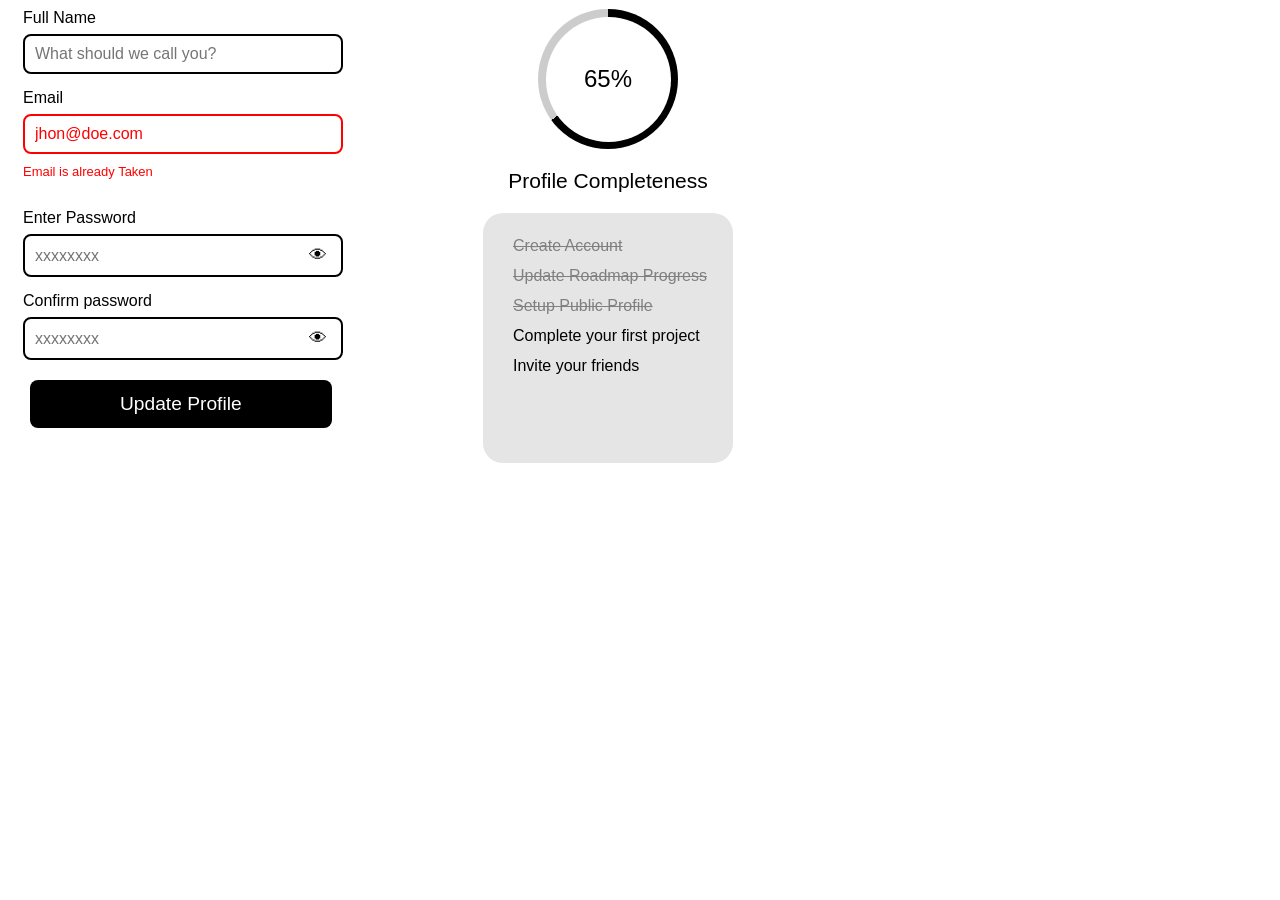
<file: Accessible Form UI/index.html>
<!DOCTYPE html>
<html lang="en">
<head>
    <meta charset="UTF-8">
    <meta name="viewport" content="width=device-width, initial-scale=1.0">
    <title>Accessible form UI</title>
    <link rel="stylesheet" href="style.css">
  
</head>
<body>
    <div class="container">
        <div class="left-side">
            <label for="name">Full Name</label>
            <div class="name-box">
                <input type="text" id="name" placeholder="What should we call you?"> 
            </div>

            <label for="email">Email</label>
            <div class="email-box">
                <input type="email" id="email" placeholder="jhon@doe.com">
            </div>
            <p>Email is already Taken</p> 

            <label for="password">Enter Password</label>
            <div class="password-box">
                <input type="password" id="password" placeholder="xxxxxxxx" >
                <button type="button"  onclick="togglePassword('password')">👁</button>
            </div>

            <label for="password">Confirm password</label>
            <div class="confirm-box">
                <input type="password" id="confirm-password" placeholder="xxxxxxxx">
                <button type="button"  onclick="togglePassword('confirm-password')">👁</button>
            </div>

            <div class="update">
                <button>Update Profile</button>
            </div>
        </div>


        <!------- Right side of the page ------->
 
        <div class="right-side">
            <div class="ring">
                <div class="inner">65%</div>
            </div>

            <div class="profile">Profile Completeness</div>

            <div class="card">
                <ul>
                    <li style="text-decoration: line-through; color:grey">Create Account</li>
                    <li style="text-decoration: line-through; color:grey">Update Roadmap Progress</li>
                    <li style="text-decoration: line-through; color:grey">Setup Public Profile</li>
                    <li >Complete your first project</li>
                    <li>Invite your friends</li>
                </ul>
            </div>
        </div>  
    </div>

    <script src="script.js"></script>
</body>
</html>
</file>
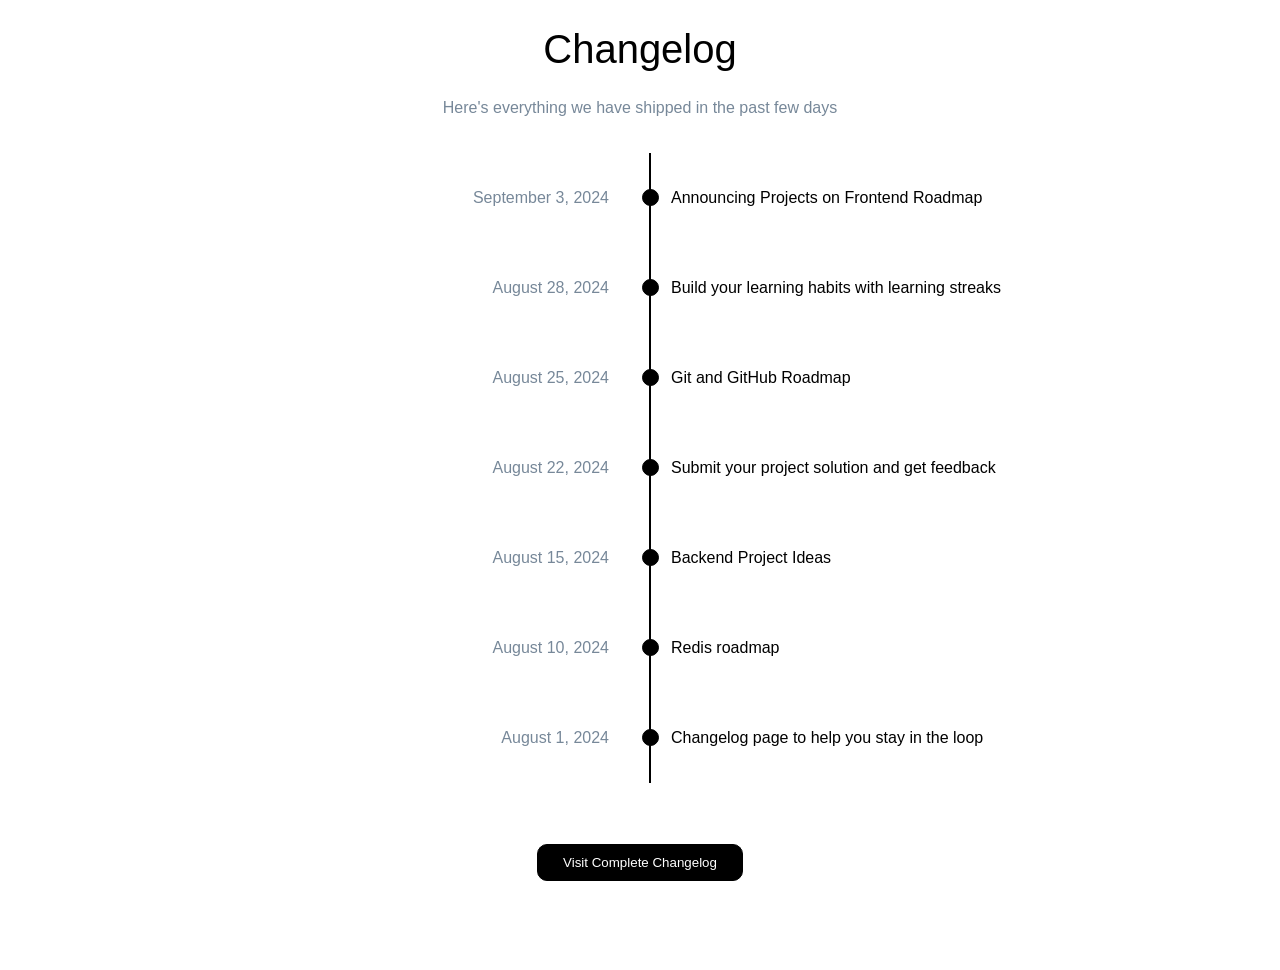
<file: Changelog component project/index.html>
<!DOCTYPE html>
<html lang="en">
<head>
    <meta charset="UTF-8">
    <meta name="viewport" content="width=device-width, initial-scale=1.0">
    <title>Changelog Component</title>
    <link rel="stylesheet" href="style.css">
</head>
<body>
    <header>
        <h1>Changelog</h1>
        <p class="header-p">Here's everything we have shipped in the past few days</p>
    </header>
        <main>
            <div class="item-container">
                <div class="date">
                    <p>September 3, 2024</p>    
                </div>
                <div class="bullet-container">
                    <div class="bullet"></div>
                    <div class="bullet-line"></div>
                </div>
                <div class="change">
                    <p>Announcing Projects on Frontend Roadmap</p>
                </div>
            </div>

            <div class="item-container">
                <div class="date">
                    <p>August 28, 2024</p>    
                </div>
                <div class="bullet-container">
                    <div class="bullet"></div>
                    <div class="bullet-line"></div>
                </div>
                <div class="change">
                    <p>Build your learning habits with learning streaks</p>
                </div>
            </div>

            <div class="item-container">
                <div class="date">
                    <p>August 25, 2024</p>    
                </div>
                <div class="bullet-container">
                    <div class="bullet"></div>
                    <div class="bullet-line"></div>
                </div>
                <div class="change">
                    <p>Git and GitHub Roadmap</p>
                </div>
            </div>

            <div class="item-container">
                <div class="date">
                    <p>August 22, 2024</p>    
                </div>
                <div class="bullet-container">
                    <div class="bullet"></div>
                    <div class="bullet-line"></div>
                </div>
                <div class="change">
                    <p>Submit your project solution and get feedback</p>
                </div>
            </div>

            <div class="item-container">
                <div class="date">
                    <p>August 15, 2024</p>    
                </div>
                <div class="bullet-container">
                    <div class="bullet"></div>
                    <div class="bullet-line"></div>
                </div>
                <div class="change">
                    <p>Backend Project Ideas</p>
                </div>
            </div>

            <div class="item-container">
                <div class="date">
                    <p>August 10, 2024</p>    
                </div>
                <div class="bullet-container">
                    <div class="bullet"></div>
                    <div class="bullet-line"></div>
                </div>
                <div class="change">
                    <p>Redis roadmap</p>
                </div>
            </div>

            <div class="item-container">
                <div class="date">
                    <p>August 1, 2024</p>    
                </div>
                <div class="bullet-container">
                    <div class="bullet"></div>
                    <div class="bullet-line"></div>
                </div>
                <div class="change">
                    <p>Changelog page to help you stay in the loop</p>
                </div>
            </div>

            <div class="button-container">
                <button class="visit-button">Visit Complete Changelog</button>
            </div>

        </main>
    
</body>
</html>
</file>
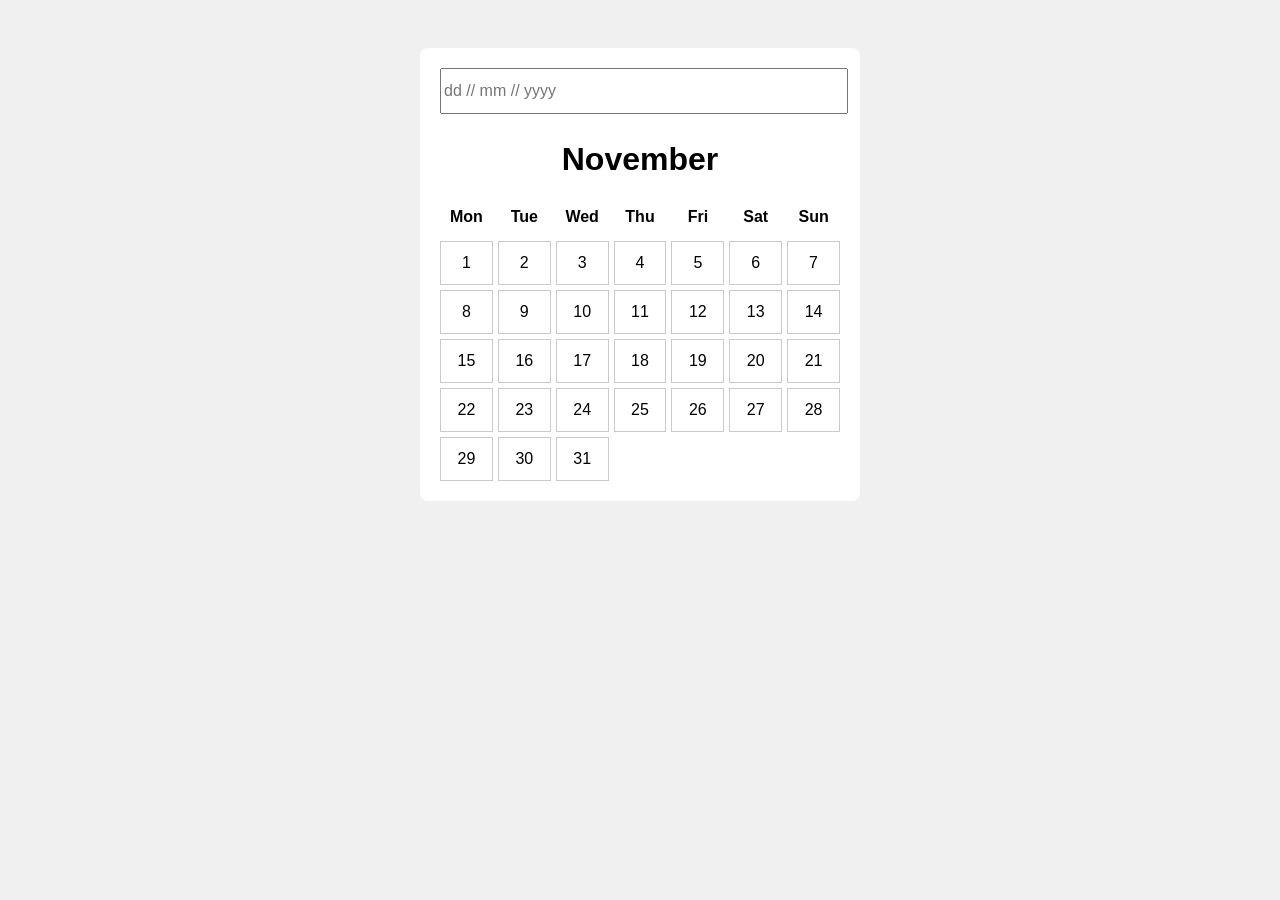
<file: Date Picker UI/index.html>
<!DOCTYPE html>
<html lang="en">
<head>
    <meta charset="UTF-8">
    <meta name="viewport" content="width=device-width, initial-scale=1.0">
    <title>Clone of Date Picker UI November</title>
    <link rel="stylesheet" href="style.css">
</head>
<body>
    <div class="calendar">
        <input type="text" placeholder="dd // mm // yyyy">
        <h2>November</h2>

        <div class="grid">
            <!-- Day names -->
            <div class="day-names">Mon</div>
            <div class="day-names">Tue</div>
            <div class="day-names">Wed</div>
            <div class="day-names">Thu</div>
            <div class="day-names">Fri</div>
            <div class="day-names">Sat</div>
            <div class="day-names">Sun</div>

            <!-- Dates -->
            <div class="date">1</div>
            <div class="date">2</div>
            <div class="date">3</div>
            <div class="date">4</div>
            <div class="date">5</div>
            <div class="date">6</div>
            <div class="date">7</div>
            <div class="date">8</div>
            <div class="date">9</div>
            <div class="date">10</div>
            <div class="date">11</div>
            <div class="date">12</div>
            <div class="date">13</div>
            <div class="date">14</div>
            <div class="date">15</div>
            <div class="date">16</div>
            <div class="date">17</div>
            <div class="date">18</div>
            <div class="date">19</div>
            <div class="date">20</div>
            <div class="date">21</div>
            <div class="date">22</div>
            <div class="date">23</div>
            <div class="date">24</div>
            <div class="date">25</div>
            <div class="date">26</div>
            <div class="date">27</div>
            <div class="date">28</div>
            <div class="date">29</div>
            <div class="date">30</div>
            <div class="date">31</div>
        </div>
    </div>
</body>
</html>
</file>
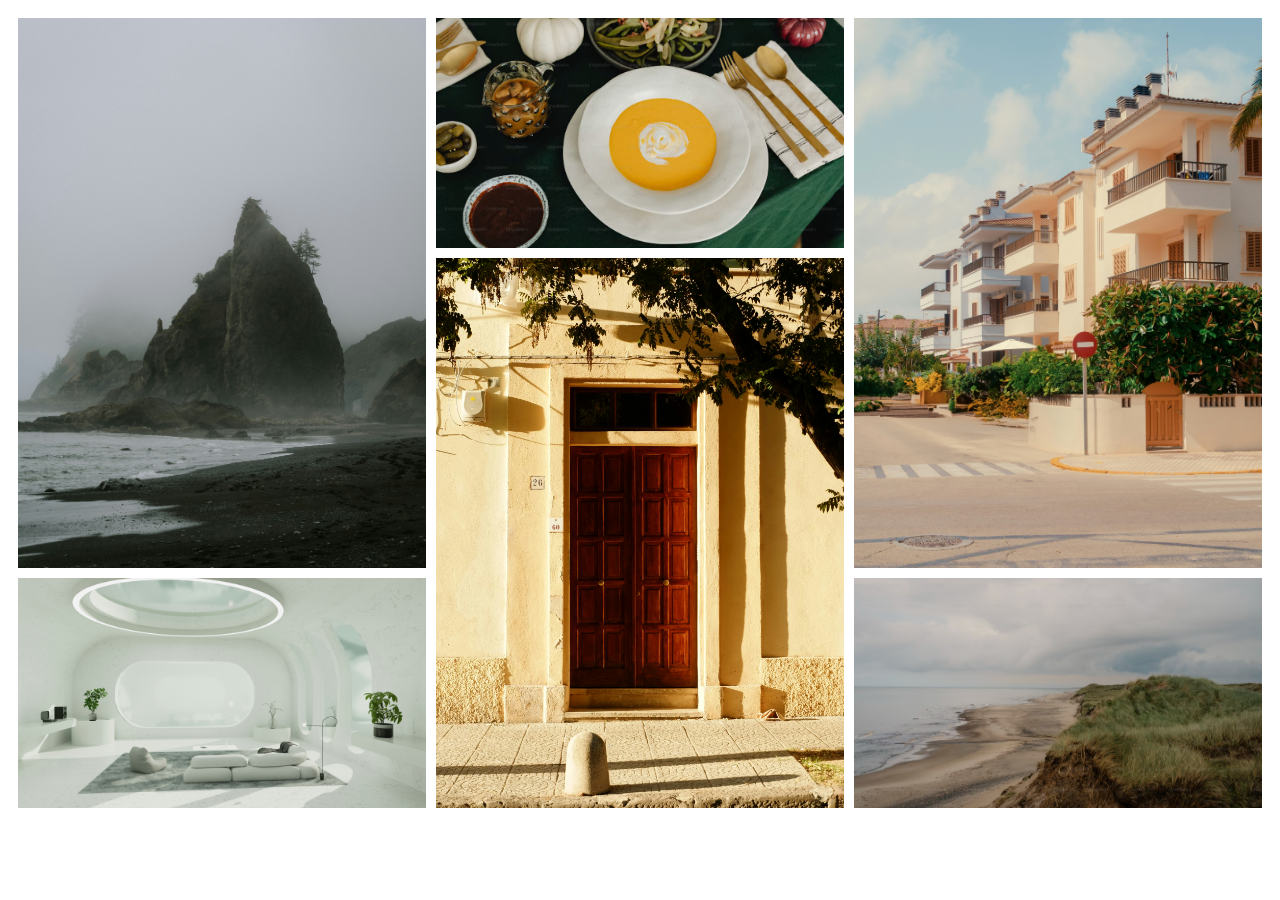
<file: Image Grid Layout/index.html>
<!DOCTYPE html>
<html lang="en">
<head>
    <meta charset="UTF-8">
    <meta name="viewport" content="width=device-width, initial-scale=1.0">
    <title>Image Grid Layout</title>
    <link rel="stylesheet" href="style.css">
    
</head>
<body>
    <div class="container">
        <div class="foggy"><img src="Images/foggy-mountain.jpg"></div>
        <div class="soup-bowl"><img src="Images/soup-bowl.png"></div> 
        <div class="apartment"><img src="Images/apartment-buildings.jpg"></div>
        <div class="living-room"><img src="Images/Living-room.jpg"></div>
        <div class="red-door"><img src="Images/building-reddoor.jpg"></div>
        <div class="sea-side"><img src="Images/seaside-meadows.png"></div>
    </div>
</body>
</html>
</file>
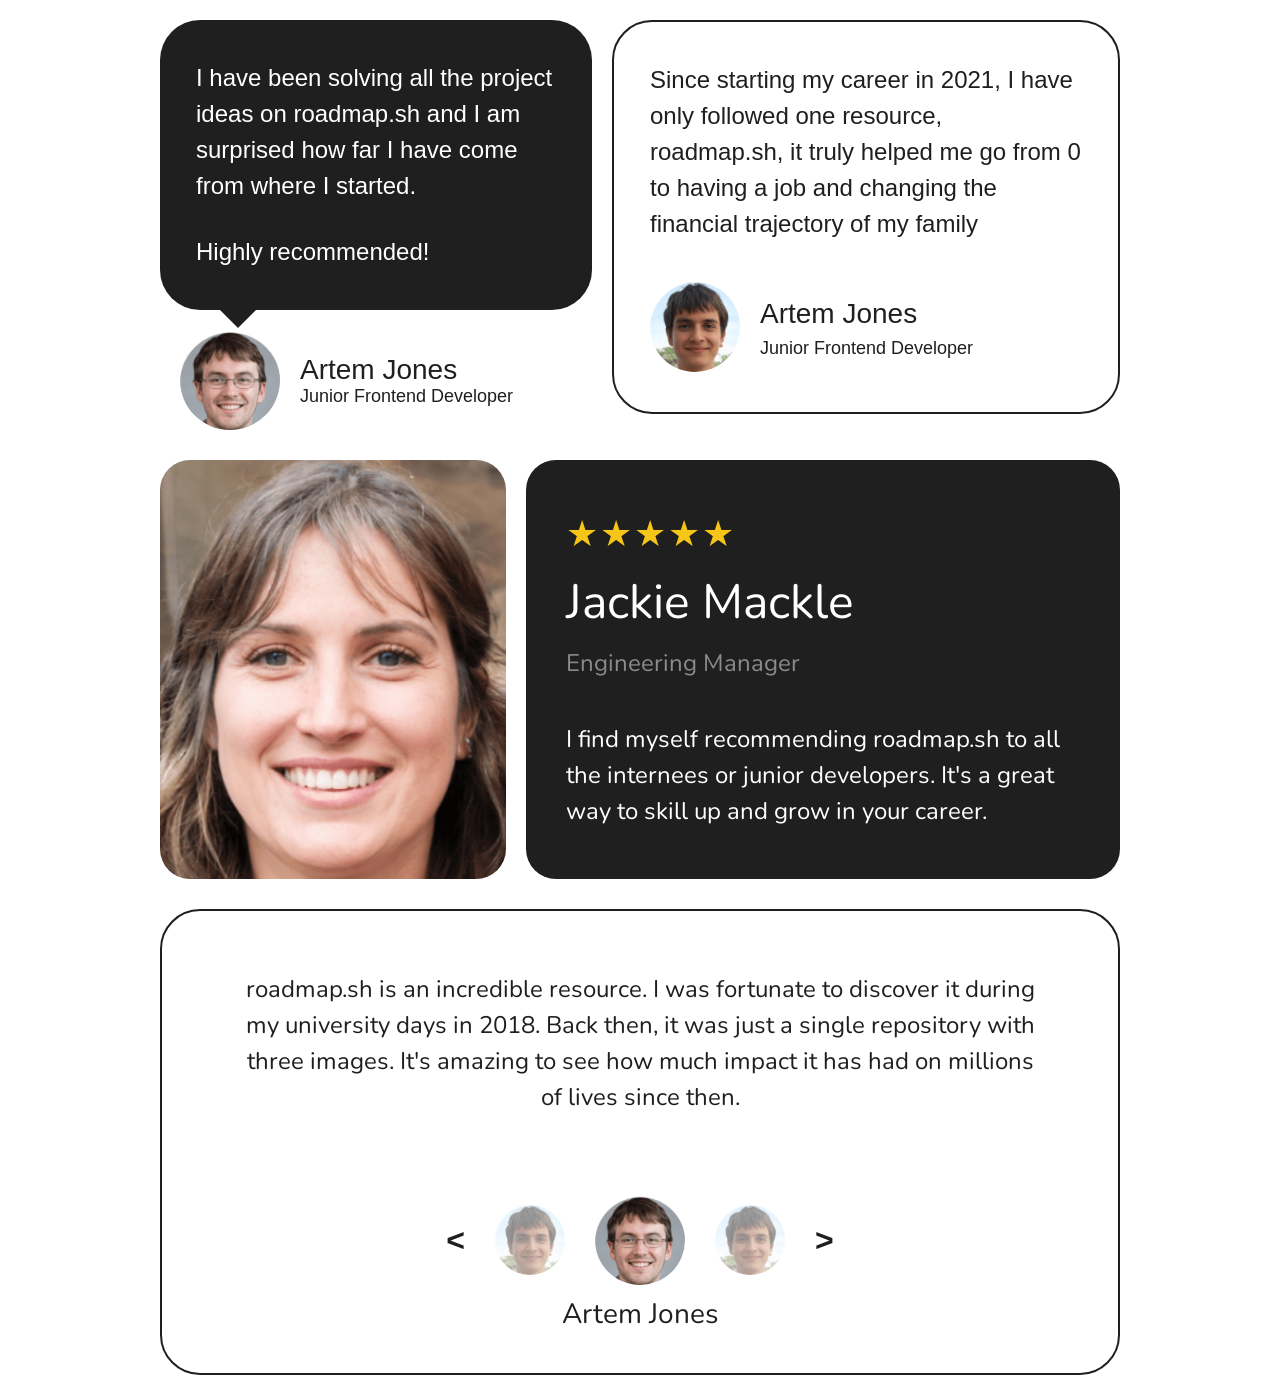
<file: New Testimonial Card/index.html>
<!DOCTYPE html>
<html lang="en">
<head>
  <meta charset="UTF-8">
  <meta name="viewport" content="width=device-width, initial-scale=1.0">
  <title>Testimonials</title>
  <link rel="preconnect" href="https://fonts.googleapis.com">
  <link href="https://fonts.googleapis.com/css2?family=Nunito:wght@400;600&display=swap" rel="stylesheet">
  <link rel="stylesheet" href="style.css">
</head>
<body>

  <div class="container">

    <!-- ROW 1 -->
    <div class="row top-row">

      <!-- Card 1: dark speech bubble -->
      <div class="card-one">
        <div class="bubble">
          <p>I have been solving all the project ideas on roadmap.sh and I am surprised how far I have come from where I started.</p>
          <p>Highly recommended!</p>
        </div>
        <div class="author">
          <img src="Images/artem jones.png" alt="Artem Jones">
          <div>
            <h3>Artem Jones</h3>
            <p>Junior Frontend Developer</p>
          </div>
        </div>
      </div>

      <!-- Card 2: white card with border -->
      <div class="card-two">
        <p>Since starting my career in 2021, I have only followed one resource, roadmap.sh, it truly helped me go from 0 to having a job and changing the financial trajectory of my family</p>
        <div class="author">
          <img src="Images/artem jones 2.png" alt="Artem Jones">
          <div>
            <h3>Artem Jones</h3>
            <p>Junior Frontend Developer</p>
          </div>
        </div>
      </div>

    </div>

    <!-- ROW 2 -->
    <div class="row">

      <!-- Card 3: big photo + dark card -->
      <img class="photo" src="Images/jackie mackel.png" alt="Jackie Mackle">

      <div class="card-three">
        <div class="stars">★★★★★</div>
        <h2>Jackie Mackle</h2>
        <p class="role">Engineering Manager</p>
        <p>I find myself recommending roadmap.sh to all the internees or junior developers. It's a great way to skill up and grow in your career.</p>
      </div>

    </div>

    <!-- ROW 3: Card 4, full width -->
    <div class="card-four">
      <p>roadmap.sh is an incredible resource. I was fortunate to discover it during my university days in 2018. Back then, it was just a single repository with three images. It's amazing to see how much impact it has had on millions of lives since then.</p>

      <div class="avatars">
        <button class="arrow">&lt;</button>
        <img class="small" src="Images/artem jones 2.png" alt="Previous testimonial">
        <img class="big" src="Images/artem jones.png" alt="Artem Jones">
        <img class="small" src="Images/artem jones 2.png" alt="Next testimonial">
        <button class="arrow">&gt;</button>
      </div>

      <h3>Artem Jones</h3>
    </div>

  </div>

</body>
</html>
</file>
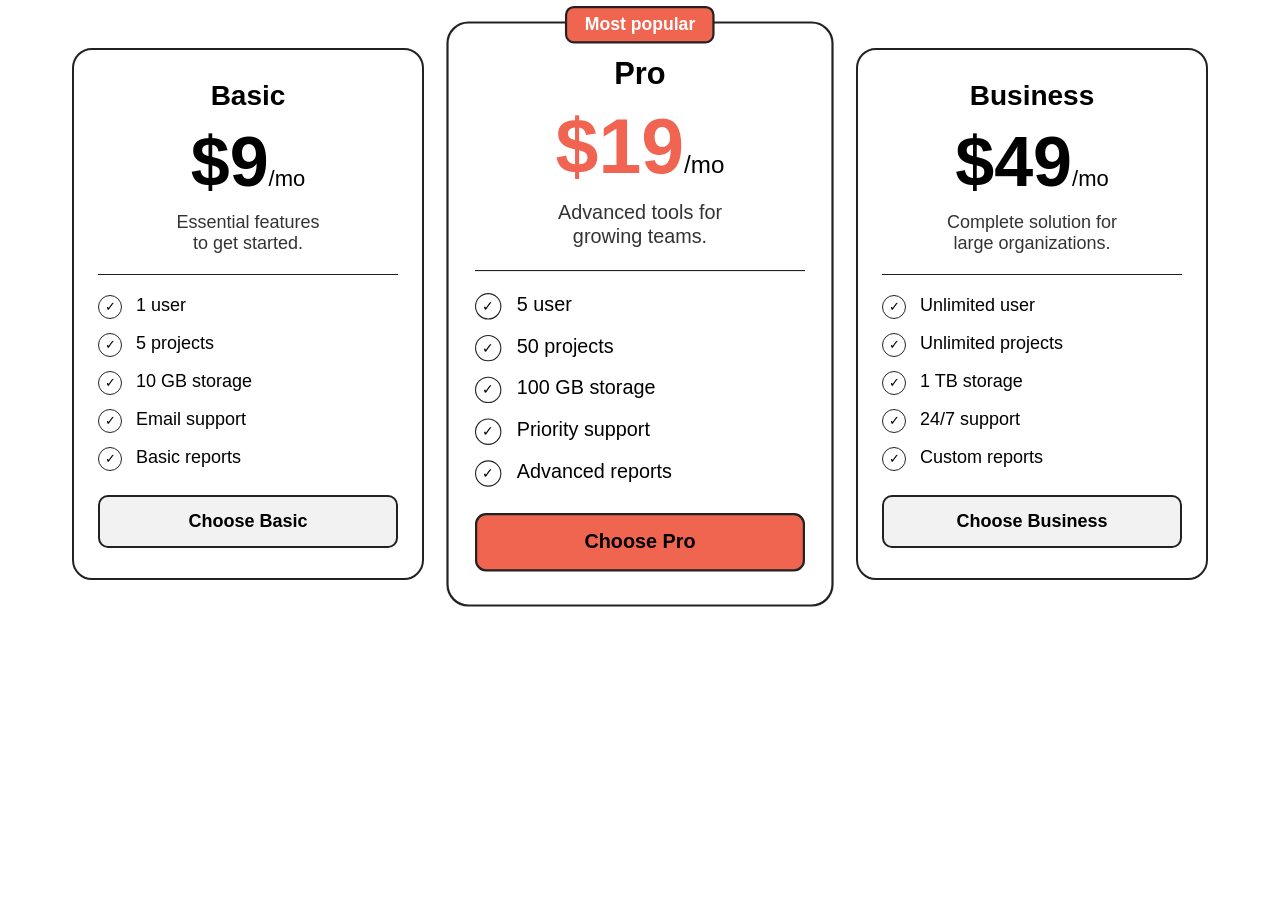
<file: Pricing Cards/index.html>
<!DOCTYPE html>
<html lang="en">
<head>
    <meta charset="UTF-8">
    <meta name="viewport" content="width=device-width, initial-scale=1.0">
    <title>Document</title>
    <link rel="stylesheet" href="style.css">
</head>
<body>
    <div class="container">
        <div class="card">
            <h2 class="plan-name">Basic</h2>

            <p class="price">$9<span class="per-month">/mo</span></p>

            <p class="description">Essential features<br> to get started.</p>

            <hr>

            <ul class="features">
                <li>1 user</li>
                <li>5 projects</li>
                <li>10 GB storage</li>
                <li>Email support</li>
                <li>Basic reports</li>
            </ul>

            <button class="choose-btn">Choose Basic</button>
        </div>

        <!-- Pro pricing Card -->

        <div class="pro-card">
            <span class="badge">Most popular</span>

            <h2 class="plan-name">Pro</h2>

            <p class="price" style="color: #F06451;">$19<span class="per-month" style="color:black">/mo</span></p>

            <p class="description">Advanced tools for<br> growing teams.</p>

            <hr>

            <ul class="features">
                <li>5 user</li>
                <li>50 projects</li>
                <li>100 GB storage</li>
                <li>Priority support</li>
                <li>Advanced reports</li>
            </ul>

            <button class="pro-btn">Choose Pro</button>
        </div>

        <!-- Bussiness card -->

        <div class="card">
            <h2 class="plan-name">Business</h2>

            <p class="price">$49<span class="per-month">/mo</span></p>

            <p class="description">Complete solution for<br>large organizations.</p>

            <hr>

            <ul class="features">
                <li>Unlimited user</li>
                <li>Unlimited projects</li>
                <li>1 TB storage</li>
                <li>24/7 support</li>
                <li>Custom reports</li>
            </ul>

            <button class="choose-btn">Choose Business</button>
        </div>
    </div>
</body>
</html>
</file>
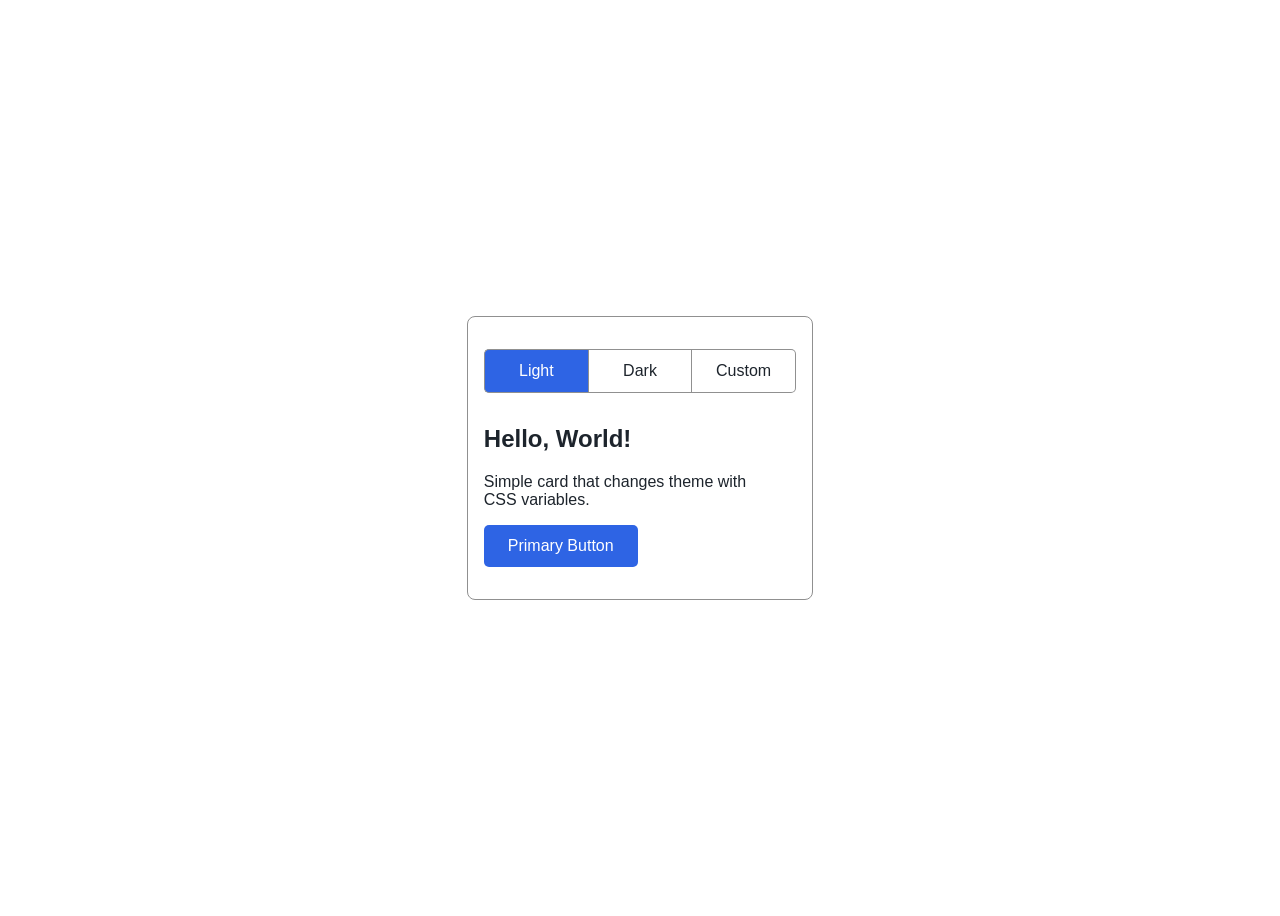
<file: Theme Switcher with CSS Variables/index.html>
<!DOCTYPE html>
<html lang="en">
<head>
    <meta charset="UTF-8">
    <meta name="viewport" content="width=device-width, initial-scale=1.0">
    <title>Theme Switcher using only CSS Variables (No JavaScript)</title>
    <link rel="stylesheet" href="style.css">
</head>
<body>
    <div class="card">
        <div id="theme-changer-div">
            <input type="radio" name="theme-changer" id="light-theme" checked>
            <label for="light-theme">Light</label>
            <input type="radio" name="theme-changer" id="dark-theme">
            <label for="dark-theme">Dark</label>
            <input type="radio" name="theme-changer" id="custom-theme">
            <label for="custom-theme">Custom</label>
        </div>

        <h2>Hello, World!</h2>
        <p>Simple card that changes theme with<br> CSS variables.</p>
        <button>Primary Button</button>
    </div>
</body>
</html>
</file>
<file: Accessible Form UI/style.css>
body {
    font-family: Arial, Helvetica, sans-serif;
    padding: 1px 15px;
    box-sizing: border-box;
}

.container {
    max-width: 1000px;
    display: flex;
    flex-direction: row;
    gap:5px;
}

.password-box,
.confirm-box,
.name-box,
.email-box {
    display: flex;
    align-items: center;
    border: 2px solid black;
    border-radius: 8px;
    padding: 8px;
    width: 300px;
    margin: 7px 10px 0px 0px;
}

.password-box input,
.confirm-box input,
.name-box input,
.email-box input {
    flex: 1;
    border: none;
    outline: none;
    font-size: 16px;
}

.password-box button,
.confirm-box button {
    border: none;
    background: none;
    cursor: pointer;
    font-size: 18px;
}

.email-box {
    border: 2px solid red; 
}

.email-box input {
    color:red;
}

.left-side > p {
    color:red;
    margin-top:10px;
    font-size: 13px;
    margin-bottom: 30px;
}
 
.name-box {
    margin-bottom: 15px;
}

.password-box {
    margin-bottom: 15px;
}

.confirm-box {
    margin-bottom: 10px;
}

.update button {
    background-color: black;
    border:none;
    color: #fff;
    padding:13px 90px;  /* Top bottom / Left right */
    margin: 10px 7px;
    border-radius: 8px;
    font-size: 1.2rem;
}

.ring {
  width: 140px;
  height: 140px;
  border-radius: 50%;
  background: conic-gradient(black 65%, #cccccc 0);
  display: flex;
  align-items: center;
  justify-content: center;
}

.inner {
  width: 125px;
  height: 125px;
  border-radius: 50%;
  background: white;
  display: flex;
  align-items: center;
  justify-content: center;
  font-size: 24px;
}

.right-side {
    width:500px;
    display: flex;
    align-items: center;
    flex-direction: column;
}

.profile {
    font-size: 21px;
    margin-top: 20px;
    margin-bottom: 20px;
}

.card {
    background-color: #E5E5E5;
    width: 250px;
    height:250px;
    border-radius: 20px;
}

.card ul {
    margin:0;
    padding:0;
    margin-top:20px;
}

.card li {
    list-style-type: none;
    line-height: 25px;  
    margin:5px;
    margin-left:30px;
}

.email-box input::placeholder {
    color: red
}
</file>
<file: Changelog component project/style.css>
body{
    font-family:'Segoe UI', Tahoma, Geneva, Verdana, sans-serif;
}

h1 {
    font-weight: 500;
    font-size: 2.5rem;
}

main{
    display:flex;
    flex-direction: column;
    justify-content: center;
    align-items: center;
    padding: 20px;
    gap:0;
}

header{
    text-align: center;
    margin: auto 20px;
}

.header-p{
    color:lightslategray;
}

.item-container{
    display: flex;
    flex-direction: row;
    justify-content: space-between;
    align-items: center;
    width: 100%;
    height: 10vh;
    margin: 0 auto;
    padding: 0 auto;
}

.item-container > p {
    color: black;
}

.date{
    color: lightslategray;
    flex:1;
    padding-right: 40px;
    text-align: right;
}

.bullet-container {
    display: flex;
    flex-direction: column;
    justify-content: center;
    align-items: center;
    height: 100%;
}

.bullet-line {
    background-color: black;
    width: 2px;
    height: 100%;
}

.bullet {
    background-color: black;
    width: 15px;
    height: 15px;
    border: 1px solid black;
    border-radius: 50%;
    position: absolute;
}

.change {
    color: black;
    flex:1;
    display: flex;
    padding-left: 20px;
}

.button-container {
    display: flex;
    flex-direction: column;
    justify-content: center;
    align-items: center;
    margin: 5%;
}

.visit-button {
    border: 1px solid black;
    background-color: black;
    color: white;
    border-radius: 10px;
    padding: 10px 25px;
    transition:ease-in 0.3s
}

.visit-button:hover {
    background-color: #fff;
    color:black;
    border: 1px solid gray;
    
}
</file>
<file: Date Picker UI/style.css>
body {
    font-family: Arial, sans-serif;  /* Apply the font on the whole body */
    background-color: #f0f0f0; 
    display: flex;  /* Apply the flex display on the body, so jcc could be used */
    justify-content: center; /* Keep the contents on the center; jcc is due to flex */
    padding:40px; /* Gives a gap from inside the content  */
    
}

.calendar {
    width:400px;
    background-color: white;
    padding:20px;
    border-radius:8px; /* Round the corners of a border  */
     

}

.calendar h2 {
    text-align: center; /* Position the text to the center; different from align item center */
    margin-bottom: 20px; /* Gives a gap outside the border (in this case 20px gap) */
    font-size: 2rem /* Size of the font */
    
}

input {
    width:100%;
    height: 40px;
    font-size: 1rem;
}

.grid {
    display:grid;
    grid-template-columns:repeat(7, 1fr);
    gap:5px;
}

.day-names {
    font-weight: bold;
    text-align: center;
    padding:10px 0;
}


.date {
    text-align: center;
    padding:12px 0;
    border: 1px solid #cacaca;
    

}
</file>
<file: Image Grid Layout/style.css>
.container {
  display: grid;
  grid-template-columns: 1fr 1fr 1fr;   /* 3 equal columns */
  grid-template-rows: repeat(10, 70px); /* 10 thin rows */
  gap: 10px;
  padding: 10px;
}

/* every image fills its cell without stretching or squashing */
.container img {
  width: 100%;
  height: 100%;
  object-fit: cover;
}

/*grid-column: which column
  grid-row: start line / end line */


/* rows 1 to 7  (tall)  */
.foggy { 
  grid-column: 1;
  grid-row: 1 / 8;
}   

/* rows 1 to 3  (short) */
.soup-bowl { 
  grid-column: 2; 
  grid-row: 1 / 4; 
}   

/* rows 1 to 7  (tall)  */
.apartment {
  grid-column: 3;
  grid-row: 1 / 8;
}  
    
/* rows 8 to 10 (short) */
.living-room { 
  grid-column: 1;
  grid-row: 8 / 11;
}  

/* rows 4 to 10 (tall)  */
.red-door {
  grid-column: 2;
  grid-row: 4 / 11;
}  

/* rows 8 to 10 (short) */
.sea-side { 
  grid-column: 3;
  grid-row: 8 / 11;
}
</file>
<file: New Testimonial Card/style.css>
/* ---------- Basics ---------- */
* {
  box-sizing: border-box;
  margin: 0;
  padding: 0;
}

body {
  font-family: "Nunito", sans-serif;
  color: #1f1f1f;
  background-color: white;
}

/* The container holds all 3 rows and stacks them vertically */
.container {
  max-width: 1000px;
  margin: 0 auto;
  padding: 20px;
  display: flex;
  flex-direction: column;
  gap: 30px;
}

/* A row puts its children side by side */
.row {
  display: flex;
  gap: 20px;
}

.top-row {
  align-items: flex-start;
}

/* ---------- Author (avatar + name + job) ---------- */
.author {
  display: flex;
  align-items: center;
  gap: 20px;
}

.author img {
  width: 100px;
  height: 100px;
  border-radius: 50%;
  object-fit: cover;
}

.author h3 {
  font-family: Arial, sans-serif;
  font-size: 28px;
  font-weight: 400;
}

.author p {
  font-family: Arial, sans-serif;
  font-size: 18px;
}

/* ---------- Card 1: dark speech bubble ---------- */
.card-one {
  flex: 1;
}

.bubble {
  position: relative; /* so the little tail can be placed inside it */
  background-color: #1f1f1f;
  color: white;
  font-family: Arial, sans-serif;
  font-size: 24px;
  line-height: 1.5;
  padding: 40px 36px;
  border-radius: 40px;
  margin-bottom: 20px;
}

.bubble p + p {
  margin-top: 30px;
}

/* The tail: a tiny triangle made with borders */
.bubble::after {
  content: "";
  position: absolute;
  bottom: -18px;
  left: 60px;
  border-left: 18px solid transparent;
  border-right: 18px solid transparent;
  border-top: 18px solid #1f1f1f;
}

.card-one .author {
  padding-left: 20px;
}

/* ---------- Card 2: white card with border ---------- */
.card-two {
  flex: 1;
  border: 2px solid #1f1f1f;
  border-radius: 40px;
  padding: 40px 36px;
  font-family: Arial, sans-serif;
  font-size: 24px;
  line-height: 1.5;
}

.card-two .author {
  margin-top: 40px;
}

.card-two .author img {
  width: 90px;
  height: 90px;
}

/* ---------- Card 3: photo + dark card ---------- */
.photo {
  width: 36%;
  object-fit: cover;
  border-radius: 30px;
}

.card-three {
  flex: 1;
  background-color: #1f1f1f;
  color: white;
  border-radius: 30px;
  padding: 50px 40px;
}

.stars {
  color: #f5c518;
  font-size: 36px;
  letter-spacing: 2px;
}

.card-three h2 {
  font-size: 48px;
  font-weight: 400;
  margin-top: 10px;
}

.card-three .role {
  color: #8a8a8a;
  font-size: 24px;
  margin: 10px 0 40px;
}

.card-three p {
  font-size: 24px;
  line-height: 1.5;
}

/* ---------- Card 4: wide card ---------- */
.card-four {
  border: 2px solid #1f1f1f;
  border-radius: 40px;
  padding: 60px 40px 40px;
  text-align: center;
}

.card-four p {
  font-size: 24px;
  line-height: 1.5;
  max-width: 800px;
  margin: 0 auto;
}

.card-four h3 {
  font-size: 28px;
  font-weight: 400;
  margin-top: 10px;
}

/* Avatars row: arrows on the sides, photos in the middle */
.avatars {
  display: flex;
  justify-content: center;
  align-items: center;
  gap: 30px;
  margin-top: 80px;
}

.avatars img {
  border-radius: 50%;
  object-fit: cover;
}

.small {
  width: 70px;
  height: 70px;
  opacity: 0.5; /* faded look for the side avatars */
}

.big {
  width: 90px;
  height: 90px;
}

.arrow {
  background: none;
  border: none;
  font-size: 32px;
  font-weight: 600;
  color: #1f1f1f;
}
</file>
<file: Pricing Cards/style.css>
.container {
  font-family: Arial, sans-serif;
  background: white;
  display: flex;
  justify-content: center;
  padding: 40px;
  gap:20px;
}

.card {
  width: 300px;
  border: 2px solid #222;
  border-radius: 20px;
  padding: 30px 24px;
  text-align: center;
  position: relative;
}

.pro-card {
  width: 300px;
  border: 2px solid #222;
  border-radius: 20px;
  padding: 30px 24px;
  text-align: center;
  position: relative;
  transform: scale(1.1);  /* Makes the middle card a size bigger  */
  margin-left:20px;
  margin-right:20px;
  

}


.plan-name {
  font-size: 28px;
  margin: 0 0 10px 0;
}

.price {
  font-size: 70px;
  font-weight: bold;
  margin: 0 0 10px 0;
}

.per-month {
  font-size: 22px;
  font-weight: normal;
}

.description {
  font-size: 18px;
  color: #333;
  margin: 0 0 20px 0;
}

hr {
  border: none;
  border-top: 1px solid #222;
  margin-bottom: 20px;
}

.features {
  list-style: none;
  padding: 0;
  margin: 0 0 24px 0;
  text-align: left;
}

.features li {
  font-size: 18px;
  margin-bottom: 14px;
}

/* the circle with a check mark before each item */
.features li::before {
  content: "✓";
  display: inline-block;
  width: 22px;
  height: 22px;
  line-height: 22px;
  text-align: center;
  border: 1.5px solid #222;
  border-radius: 50%;
  font-size: 13px;
  margin-right: 14px;
}

.choose-btn {
  width: 100%;
  padding: 14px;
  font-size: 18px;
  font-weight: bold;
  background: #f2f2f2;
  border: 2px solid #222;
  border-radius: 10px;
  cursor: pointer;
}

.choose-btn:hover {
    background-color: #E0E0E0;

}

.pro-btn {
  width: 100%;
  padding: 14px;
  font-size: 18px;
  font-weight: bold;
  background: #F0654F;
  border: 2px solid #222;
  border-radius: 10px;
  cursor: pointer;
}

.pro-btn:hover {
    background: #D9503A;

}

.badge {
  position: absolute;
  top: -16px;            /* moves it up so it sits on the top border */
  left: 50%;
  transform: translateX(-50%); /* centers it horizontally */
  background: #f0654f;
  color: white;
  padding: 6px 16px;
  border: 2px solid #222;
  border-radius: 8px;
  font-weight: bold;
}
</file>
<file: Theme Switcher with CSS Variables/style.css>
* {
  box-sizing: border-box;
}

:root {
  --color-bg: #fff;
  --color-text: #1D242C;
  --color-button: #2E64E4;
  --color-border: #909090;
}

body:has(#light-theme:checked) {
  label[for='light-theme'] {
      background-color: var(--color-button);
      color: #fff;
  }
}

body:has(#dark-theme:checked) {
  --color-bg: #1D242C;
  --color-text: #fff;
  
  label[for='dark-theme'] {
      background-color: var(--color-button);
      color: var(--color-text);   
  }
}

body:has(#custom-theme:checked) {
  --color-bg: #FDFBF4;
  --color-text: #1D242C;
  --color-button: #2C8B46;

  label[for='custom-theme'] {
      background-color: var(--color-button);
      color: #fff;   
  }
}

input[type='radio'] {
  display: none;
}

#theme-changer-div {
  width: 100%;
  display: grid;
  grid-template-columns: repeat(3, 1fr);
  margin-bottom: 2rem;
 
}

#theme-changer-div > label {
  text-align: center;
  padding: 12px 24px;
  cursor: pointer;
  transition: background-color 0.3s ease, color 0.3s ease;
}

label[for='light-theme'] {
  border: 1px solid var(--color-border);
  border-right: none;
  border-radius: 5px 0 0 5px;
}

label[for='dark-theme'] {
  border: 1px solid var(--color-border);
}

label[for='custom-theme'] {
  border: 1px solid var(--color-border);
  border-left: none;
  border-radius: 0 5px 5px 0;
}

body {
  display: flex;
  align-items: center;
  justify-content: center;
  height: 100vh;
  font-family: Arial, Helvetica, sans-serif
}

.card {
  background-color: var(--color-bg);
  color: var(--color-text);
  border: 1px solid var(--color-border);
  border-radius: 8px;
  padding: 2rem 1rem;
  transition: background-color 0.3s ease, color 0.3s ease;
    
}

button {
  color: white;
  background-color: var(--color-button);
  font-size: 1em;
  padding: 12px 24px;
  border: none;
  border-radius: 5px;
  cursor: pointer;
}
</file>
